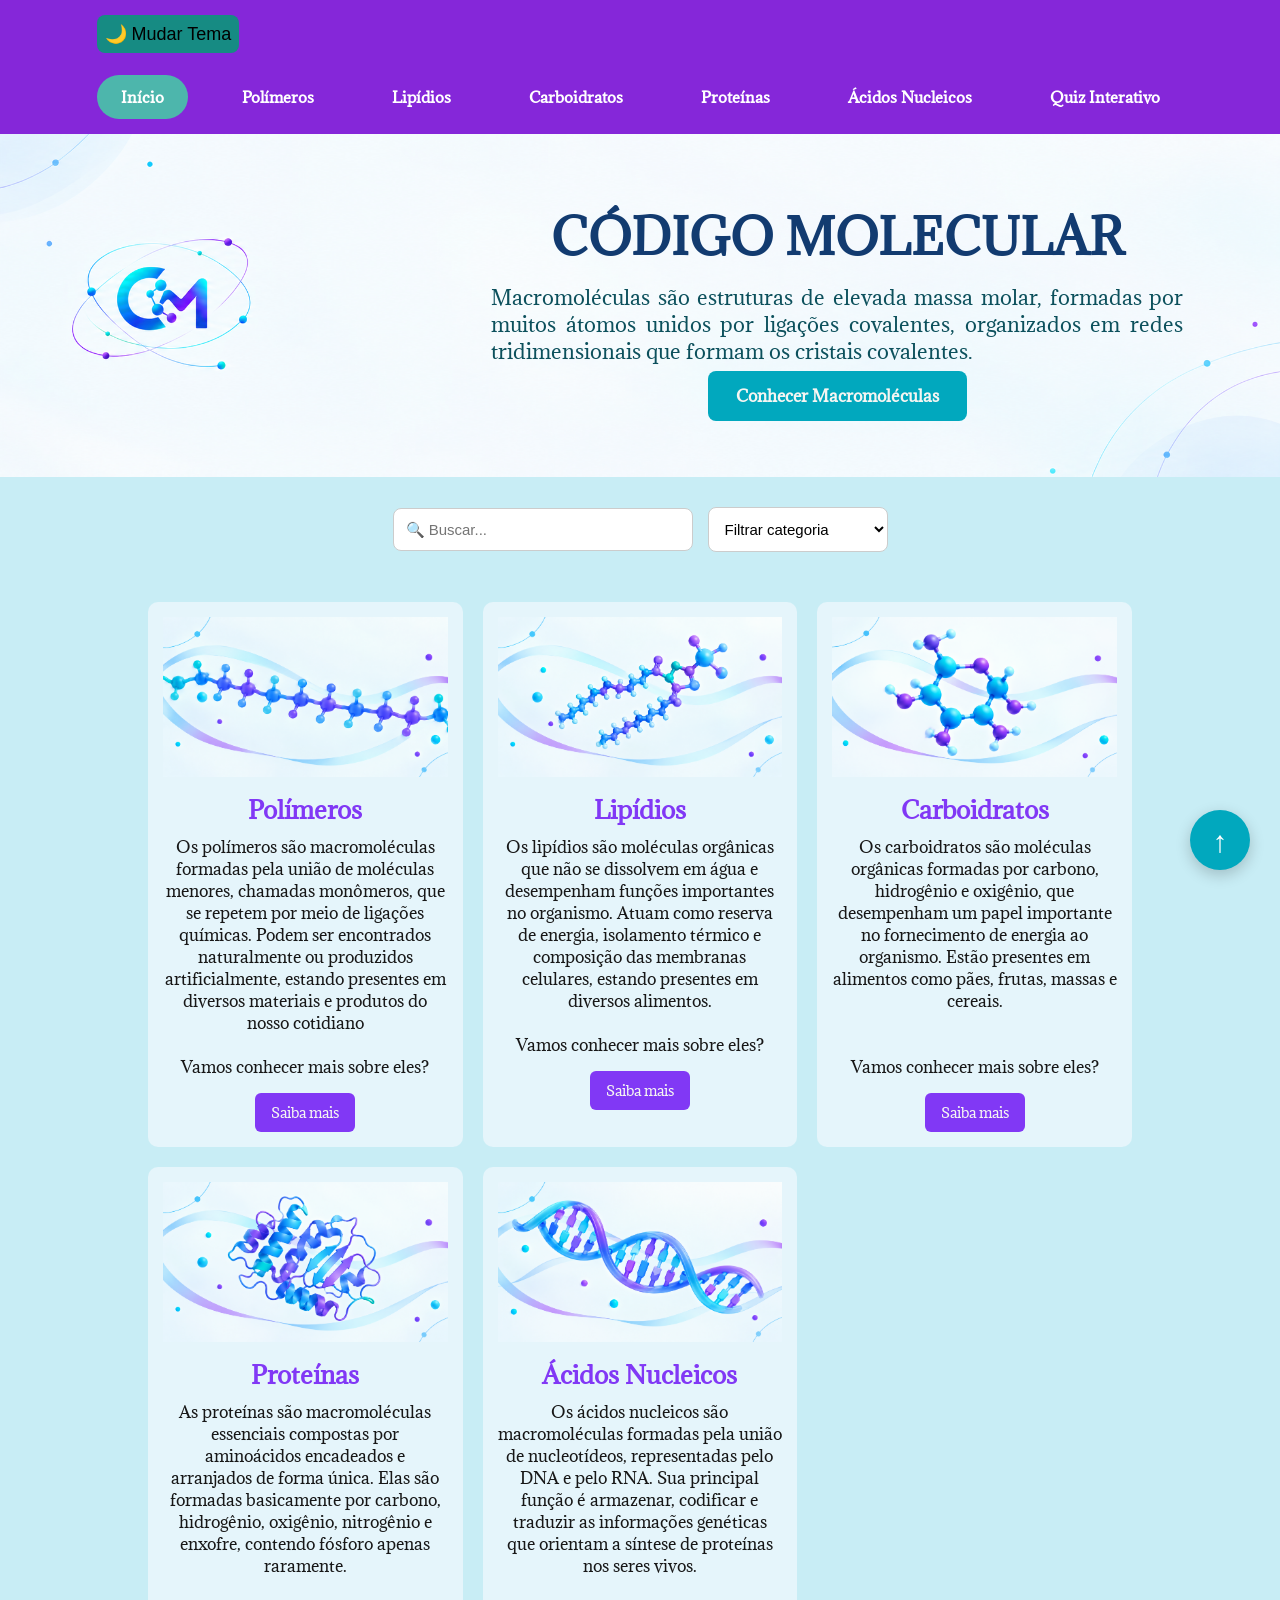
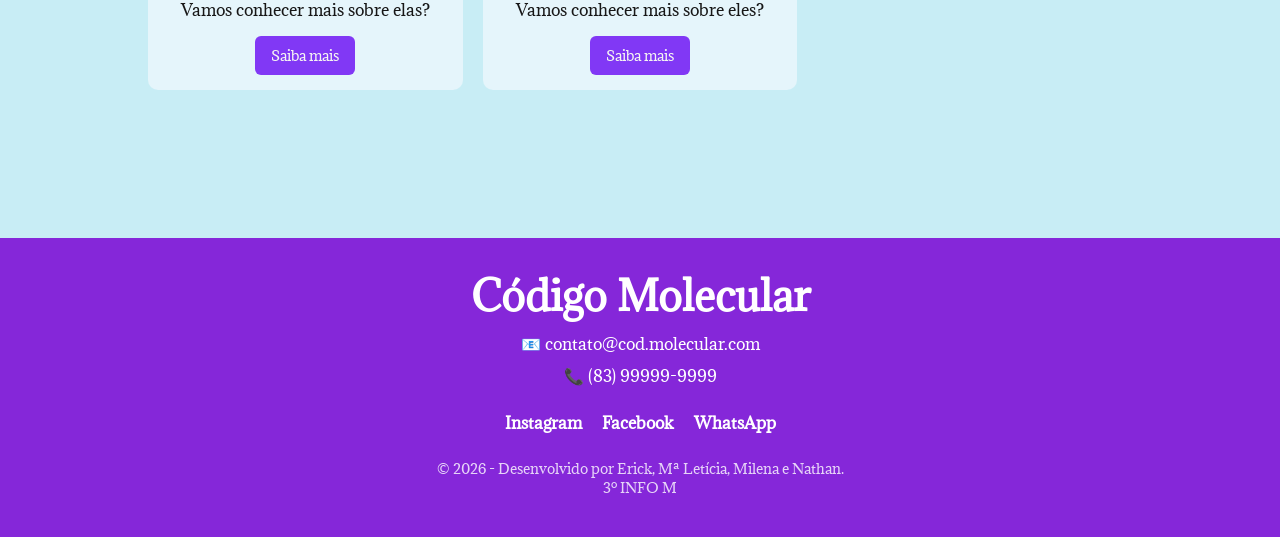
<file: index.html>
<!DOCTYPE html>
<html lang="pt-br">
<head>
    <meta charset="UTF-8">
    <meta name="viewport" content="width=device-width, initial-scale=1.0">
    <title>Código Molecular</title>
    <link rel="stylesheet" href="css/style.css">
    <script src="js/script.js" defer></script>
</head>
<body>
    <header class="topo">
        <section>
            <button id="botao-tema" aria-label="Ativar modo escuro"></button>
            <button id="botao-menu" aria-label="Abrir menu" aria-expanded="false">
                ☰
            </button>
            <nav id="menu">
                <a href="#inicio">Início</a>
                <a href="polimeros.html">Polímeros</a>
                <a href="lipidios.html">Lipídios</a>
                <a href="carboidratos.html">Carboidratos</a>
                <a href="proteinas.html">Proteínas</a>
                <a href="acidos-nucleicos.html">Ácidos Nucleicos</a>
                <a href="quiz-interativo.html">Quiz Interativo</a>
            </nav>
        </section>
    </header>
    
    <section class="banner" id="inicio">
        <div class="banner-content">
            <h1 class="titulo">CÓDIGO MOLECULAR</h1>
            <p class="lead">Macromoléculas são estruturas de elevada massa molar, formadas por muitos átomos unidos por ligações covalentes,
            organizados em redes tridimensionais que formam os cristais covalentes.</p>
            <a href="#cartoes" class="botao">Conhecer Macromoléculas</a>
        </div>
    </section>

    <div class="filtros">
        <input type="text" id="buscar" placeholder="🔍 Buscar...">
        <select id="ordenar">
            <option value="">Filtrar categoria</option>
            <option value="alimentacao">Alimentação</option>
            <option value="saude">Saúde</option>
            <option value="meio-ambiente">Meio Ambiente</option>
            <option value="industria-tecnologia">Indústria e Tecnologia</option>
        </select>
    </div>


    <div id="cartoes"></div>

    <a href="#inicio" class="voltar-topo">
        ↑
    </a>

<footer id="contato">

    <h3>Código Molecular</h3>

    <p>📧 contato@cod.molecular.com</p>

    <p>📞 (83) 99999-9999</p>

    <div class="redes">
        <a href="#">Instagram</a>
        <a href="#">Facebook</a>
        <a href="#">WhatsApp</a>
    </div>

    <p class="copyright">
        © 2026 - Desenvolvido por Erick, Mª Letícia, Milena e Nathan. <br> 3º INFO M  
    </p>

</footer>

    
</body>
</html>
</file>
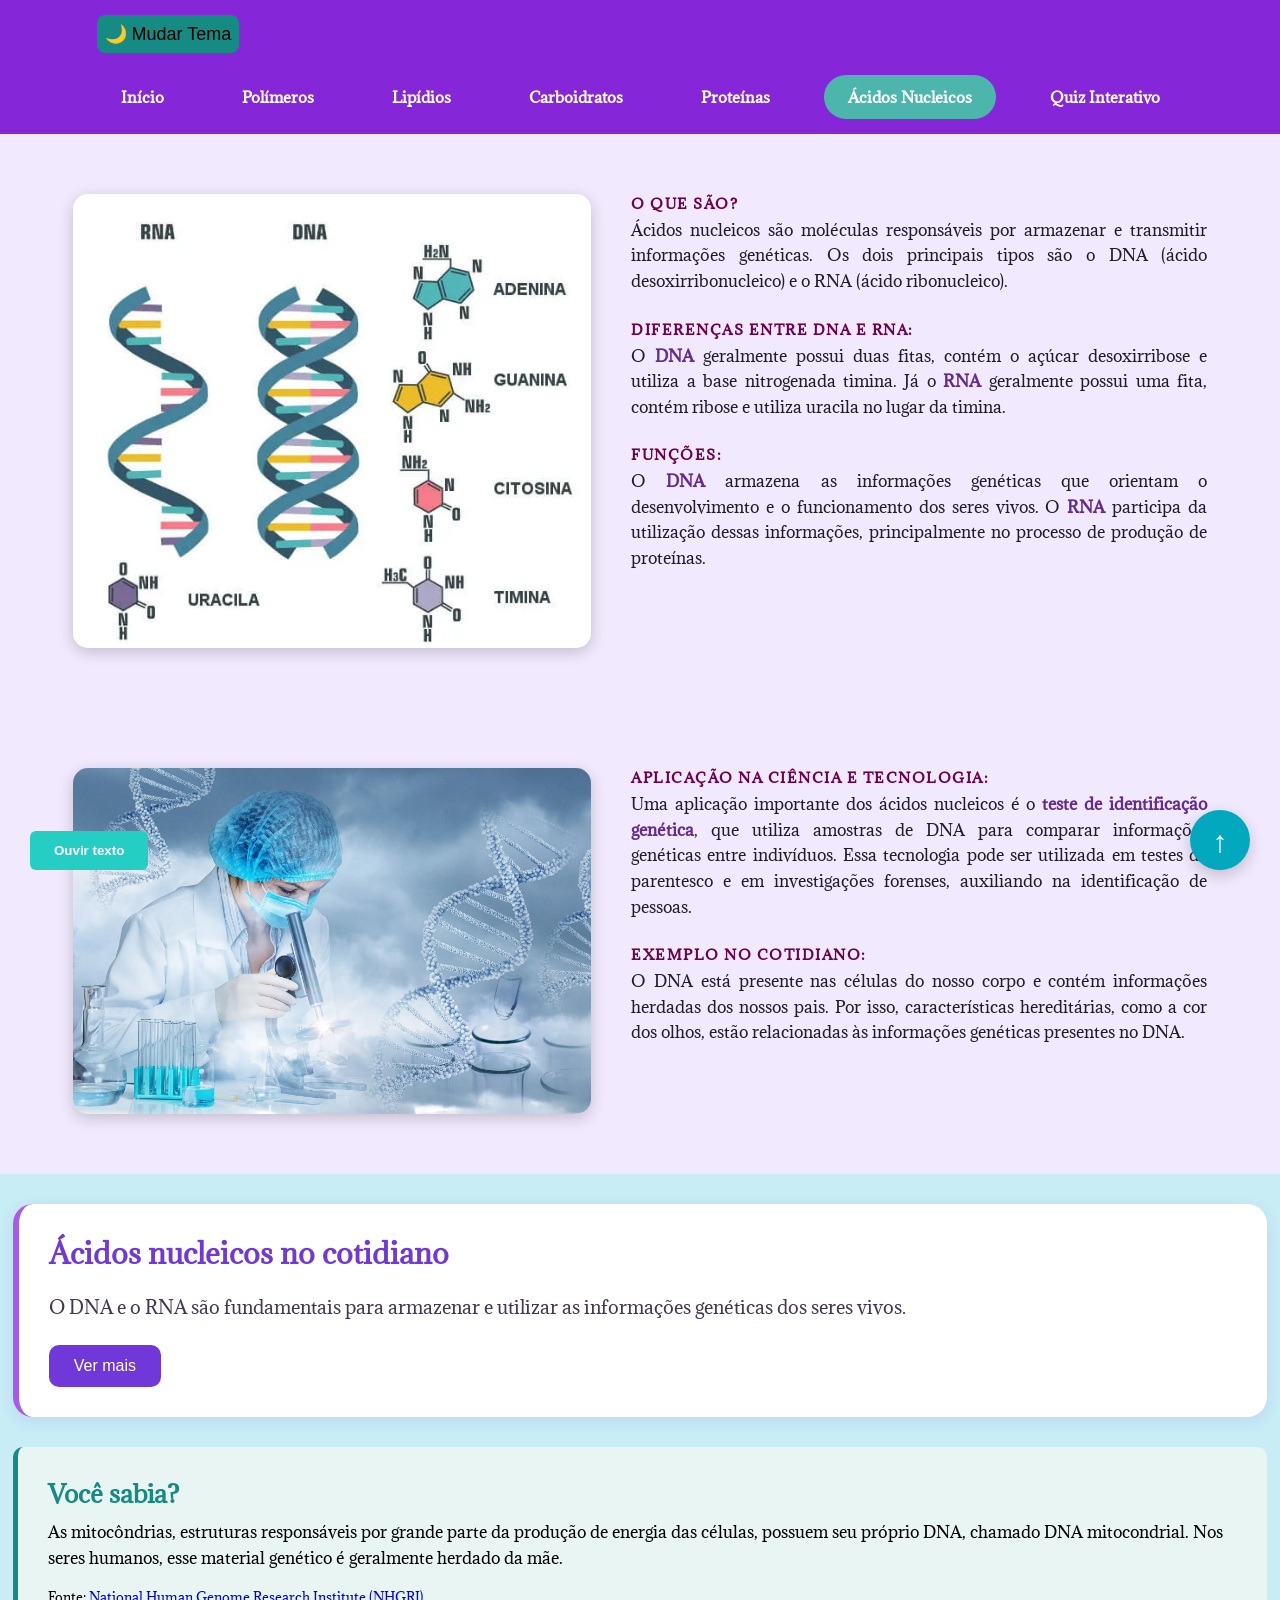
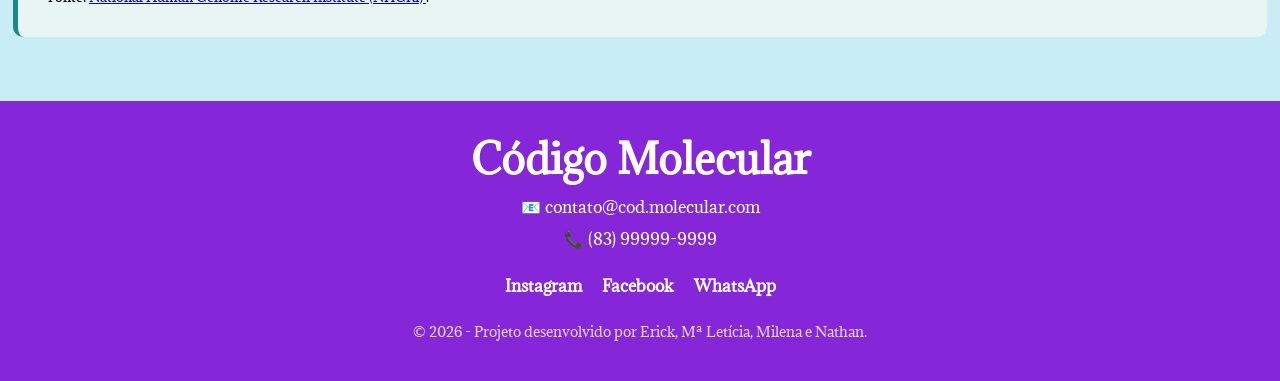
<file: acidos-nucleicos.html>
<!DOCTYPE html>
<html lang="en">
<head>
    <meta charset="UTF-8">
    <meta name="viewport" content="width=device-width, initial-scale=1.0">
    <title>Ácidos Nucleicos</title>
    <link rel="stylesheet" href="css/style.css">
    <script src="js/script.js" defer></script>
</head>
<body>
    <header class="topo">
        <section>
            <button id="botao-tema" aria-label="Ativar modo escuro"></button>
            <button id="botao-menu" aria-label="Abrir menu" aria-expanded="false">
                ☰
            </button>
            <nav id="menu">
                <a href="index.html">Início</a>
                <a href="polimeros.html">Polímeros</a>
                <a href="lipidios.html">Lipídios</a>
                <a href="carboidratos.html">Carboidratos</a>
                <a href="proteinas.html">Proteínas</a>
                <a href="acidos-nucleicos.html">Ácidos Nucleicos</a>
                <a href="quiz-interativo.html">Quiz Interativo</a>
            </nav>
        </section>
    </header>

    <section class="polimeros">
        <button onclick="falarTexto()" class="botaoFala">Ouvir texto</button>
        <div class="polimero-imagem">
            <img src="img/dna-rna.webp" alt="Representação do DNA e RNA" class="imagem-polimero">
        </div>
        
        <div class="polimero-texto">
            <h3 class="conteudo">O QUE SÃO?</h3>
            <p class="conteudo">Ácidos nucleicos são moléculas responsáveis por armazenar e transmitir informações genéticas. 
                Os dois principais tipos são o DNA (ácido desoxirribonucleico) e o RNA (ácido ribonucleico).</p>

            <h3 class="conteudo">DIFERENÇAS ENTRE DNA E RNA:</h3>          
            <p  class="conteudo">O <b><span style="color: #642b91">DNA</span></b> geralmente possui duas fitas, contém o açúcar 
                desoxirribose e utiliza a base nitrogenada timina. Já o <b><span style="color: #642b91">RNA</span></b> geralmente 
                possui uma fita, contém ribose e utiliza uracila no lugar da timina.</p>

            <h3 class="conteudo">FUNÇÕES:</h3>
            <p class="conteudo">O <b><span style="color: #642b91">DNA</span></b> armazena as informações genéticas que orientam o 
                desenvolvimento e o funcionamento dos seres vivos. O <b><span style="color: #642b91">RNA</span></b> participa 
                da utilização dessas informações, principalmente no processo de produção de proteínas.</p>
        </div>
    </section>

    <section class="impacto">
        <div class="polimero-img02">
            <img src="img/teste-dna.webp" alt="Análise de DNA em laboratório" class="impacto-ambiental">
        </div>

        <div class="polimero-texto">
            <h3 class="conteudo">APLICAÇÃO NA CIÊNCIA E TECNOLOGIA:</h3>
            <p  class="conteudo">Uma aplicação importante dos ácidos nucleicos é o <b><span style="color: #642b91">teste de identificação genética</span></b>, que utiliza amostras de DNA para comparar informações genéticas entre indivíduos. Essa tecnologia pode ser utilizada em testes de parentesco e em investigações forenses, auxiliando na identificação de pessoas.</p>

            <h3 class="conteudo">EXEMPLO NO COTIDIANO:</h3>
            <p class="conteudo">O DNA está presente nas células do nosso corpo e contém informações herdadas dos nossos pais. Por isso, características hereditárias, como a cor dos olhos, estão relacionadas às informações genéticas presentes no DNA.</p>
        </div>

    </section>
        <section class="resumo-acidos">

        <h2 class="conteudo">Ácidos nucleicos no cotidiano</h2>

        <p class="conteudo">O DNA e o RNA são fundamentais para armazenar e utilizar
            as informações genéticas dos seres vivos.
        </p>

        <div class="conteudo-extra">
            <p class="conteudo">Os ácidos nucleicos são formados por unidades chamadas
                nucleotídeos e possuem dois tipos principais: DNA e RNA.
                O DNA armazena as informações genéticas, enquanto o RNA
                participa da utilização dessas informações, principalmente
                na produção de proteínas.
            </p>

            <p class="conteudo">Eles possuem aplicações importantes na ciência, como os
                testes de identificação genética, utilizados para investigar
                relações de parentesco e auxiliar na identificação de pessoas.
                Além disso, o DNA está presente nas células do nosso corpo
                e carrega características hereditárias transmitidas pelos pais.
            </p>
        </div>

        <button class="botao-expandir" onclick="alternarTexto(this)">
            Ver mais
        </button>

    </section>

    <section class="curiosidade">
        <h2 class="conteudo">Você sabia?</h2>
        <p class="conteudo">As mitocôndrias, estruturas responsáveis por grande parte
            da produção de energia das células, possuem seu próprio DNA,
            chamado DNA mitocondrial. Nos seres humanos, esse material
            genético é geralmente herdado da mãe.
        </p>

        <p class="fonte">
            Fonte:
            <a href="https://www.genome.gov/genetics-glossary/Mitochondrial-DNA"
            target="_blank">
                National Human Genome Research Institute (NHGRI)
            </a>.
        </p>
    </section>
    
    <a href="acidos-nucleicos.html" class="voltar-topo">
        ↑
    </a>

    <footer id="contato">

        <h3>Código Molecular</h3>

        <p>📧 contato@cod.molecular.com</p>

        <p>📞 (83) 99999-9999</p>

        <div class="redes">
            <a href="#">Instagram</a>
            <a href="#">Facebook</a>
            <a href="#">WhatsApp</a>
        </div>

        <p class="copyright">
            © 2026 - Projeto desenvolvido por Erick, Mª Letícia, Milena e Nathan. 
        </p>

    </footer>
</body>
</html>
</file>
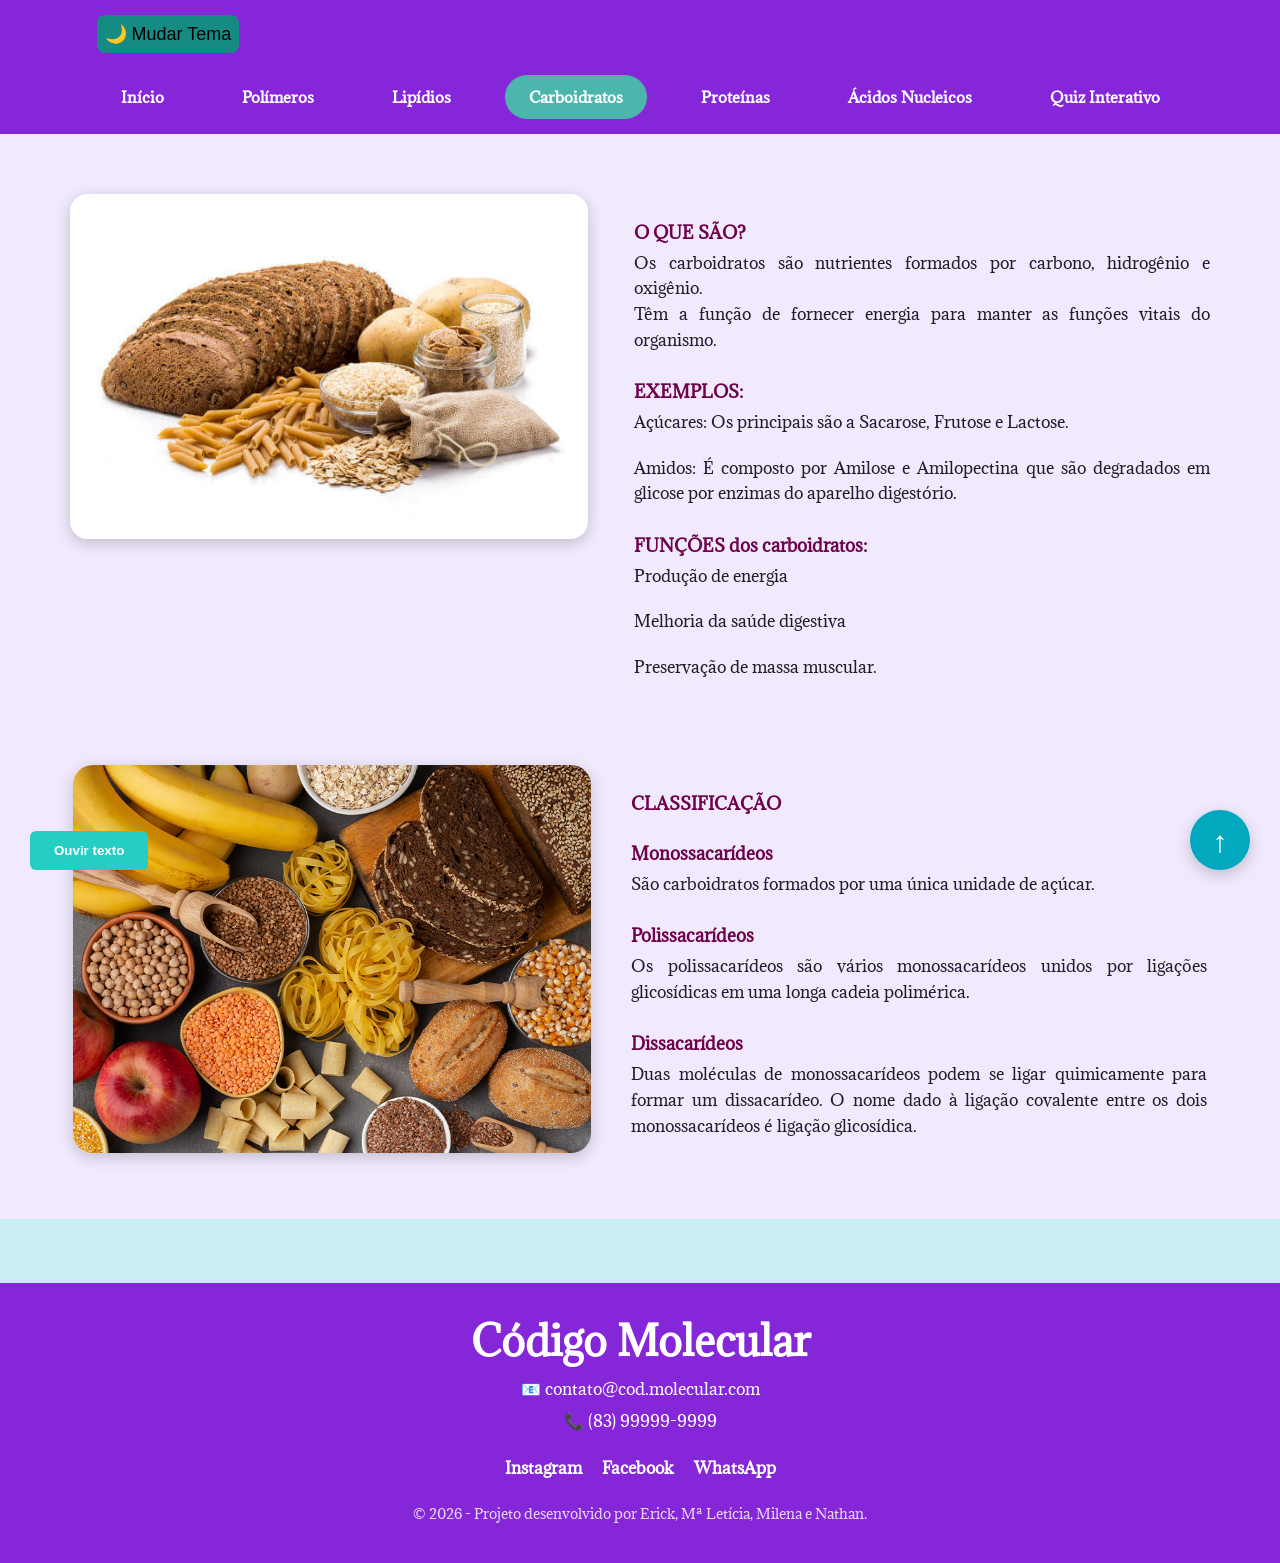
<file: carboidratos.html>
<!DOCTYPE html>
<html lang="pt-br">
<head>
    <meta charset="UTF-8">
    <meta name="viewport" content="width=device-width, initial-scale=1.0">
    <title>Carboidratos</title>
    <link rel="stylesheet" href="css/style.css">
    <script src="js/script.js" defer></script>
</head>
<body>
    <header class="topo">
        <section>
            <button id="botao-tema" aria-label="Ativar modo escuro"></button>
            <button id="botao-menu" aria-label="Abrir menu" aria-expanded="false">
                ☰
            </button>
            <nav id="menu">
                <a href="index.html">Início</a>
                <a href="polimeros.html">Polímeros</a>
                <a href="lipidios.html">Lipídios</a>
                <a href="carboidratos.html">Carboidratos</a>
                <a href="proteinas.html">Proteínas</a>
                <a href="acidos-nucleicos.html">Ácidos Nucleicos</a>
                <a href="quiz-interativo.html">Quiz Interativo</a>
            </nav>
        </section>
    </header>

    <section class="Carboidratos">
        <button onclick="falarTexto()" class="botaoFala">Ouvir texto</button>
        <div class="Carboidrato">
            <img src="img/Carboidratos1.jpeg" alt="Alimentos que contem carboidratos" class="imagem-carboidratos">
        </div>
    
        <div class="carboidratos-texto">
            <h5 class="conteudo">O QUE SÃO?</h5>
            <p class="conteudo">Os carboidratos são nutrientes formados por carbono, hidrogênio e oxigênio. <br> Têm a função de fornecer energia para manter as funções vitais do organismo.
</p>
            <h5 class="conteudo">EXEMPLOS:</h5>          
            <p class="conteudo">Açúcares: Os principais são a Sacarose, Frutose e Lactose. </p>
            <p class="conteudo">Amidos: É composto por Amilose e Amilopectina que são degradados em glicose por enzimas do aparelho digestório. </p>
            <h5 class="conteudo">FUNÇÕES dos carboidratos:</h5>
            <p class="conteudo">Produção de energia </p>
            <p class="conteudo">Melhoria da saúde digestiva</p>
            <p class="conteudo">Preservação de massa muscular.</p>
        </div>
    </section>

    
<section class="classificacao">

    <div class="carboidratos-img">
        <img src="img/carboidratos2.png"alt="Tipos de carboidratos" class="clasificacao-carb">
    </div>
    <div class="carboidratos-texto">
        <h5 class="conteudo">CLASSIFICAÇÃO</h5>
        <h5 class="conteudo">Monossacarídeos</h5>
        <p class="conteudo">São carboidratos formados por uma única unidade de açúcar.</p>
        <h5 class="conteudo">Polissacarídeos</h5>
        <p class="conteudo">Os polissacarídeos são vários monossacarídeos unidos por ligações glicosídicas em uma longa cadeia polimérica.</p>
        <h5 class="conteudo">Dissacarídeos</h5>
        <p class="conteudo">Duas moléculas de monossacarídeos podem se ligar quimicamente para formar um dissacarídeo. O nome dado à ligação covalente entre os dois monossacarídeos é ligação glicosídica.</p>

    </div>



</section>    
    <a href="carboidratos.html" class="voltar-topo">
        ↑
    </a>

<footer id="contato">

    <h3>Código Molecular</h3>

    <p>📧 contato@cod.molecular.com</p>

    <p>📞 (83) 99999-9999</p>

    <div class="redes">
        <a href="#">Instagram</a>
        <a href="#">Facebook</a>
        <a href="#">WhatsApp</a>
    </div>

    <p class="copyright">
        © 2026 - Projeto desenvolvido por Erick, Mª Letícia, Milena e Nathan. 
    </p>

</footer>


    
</body>
</html>
</file>
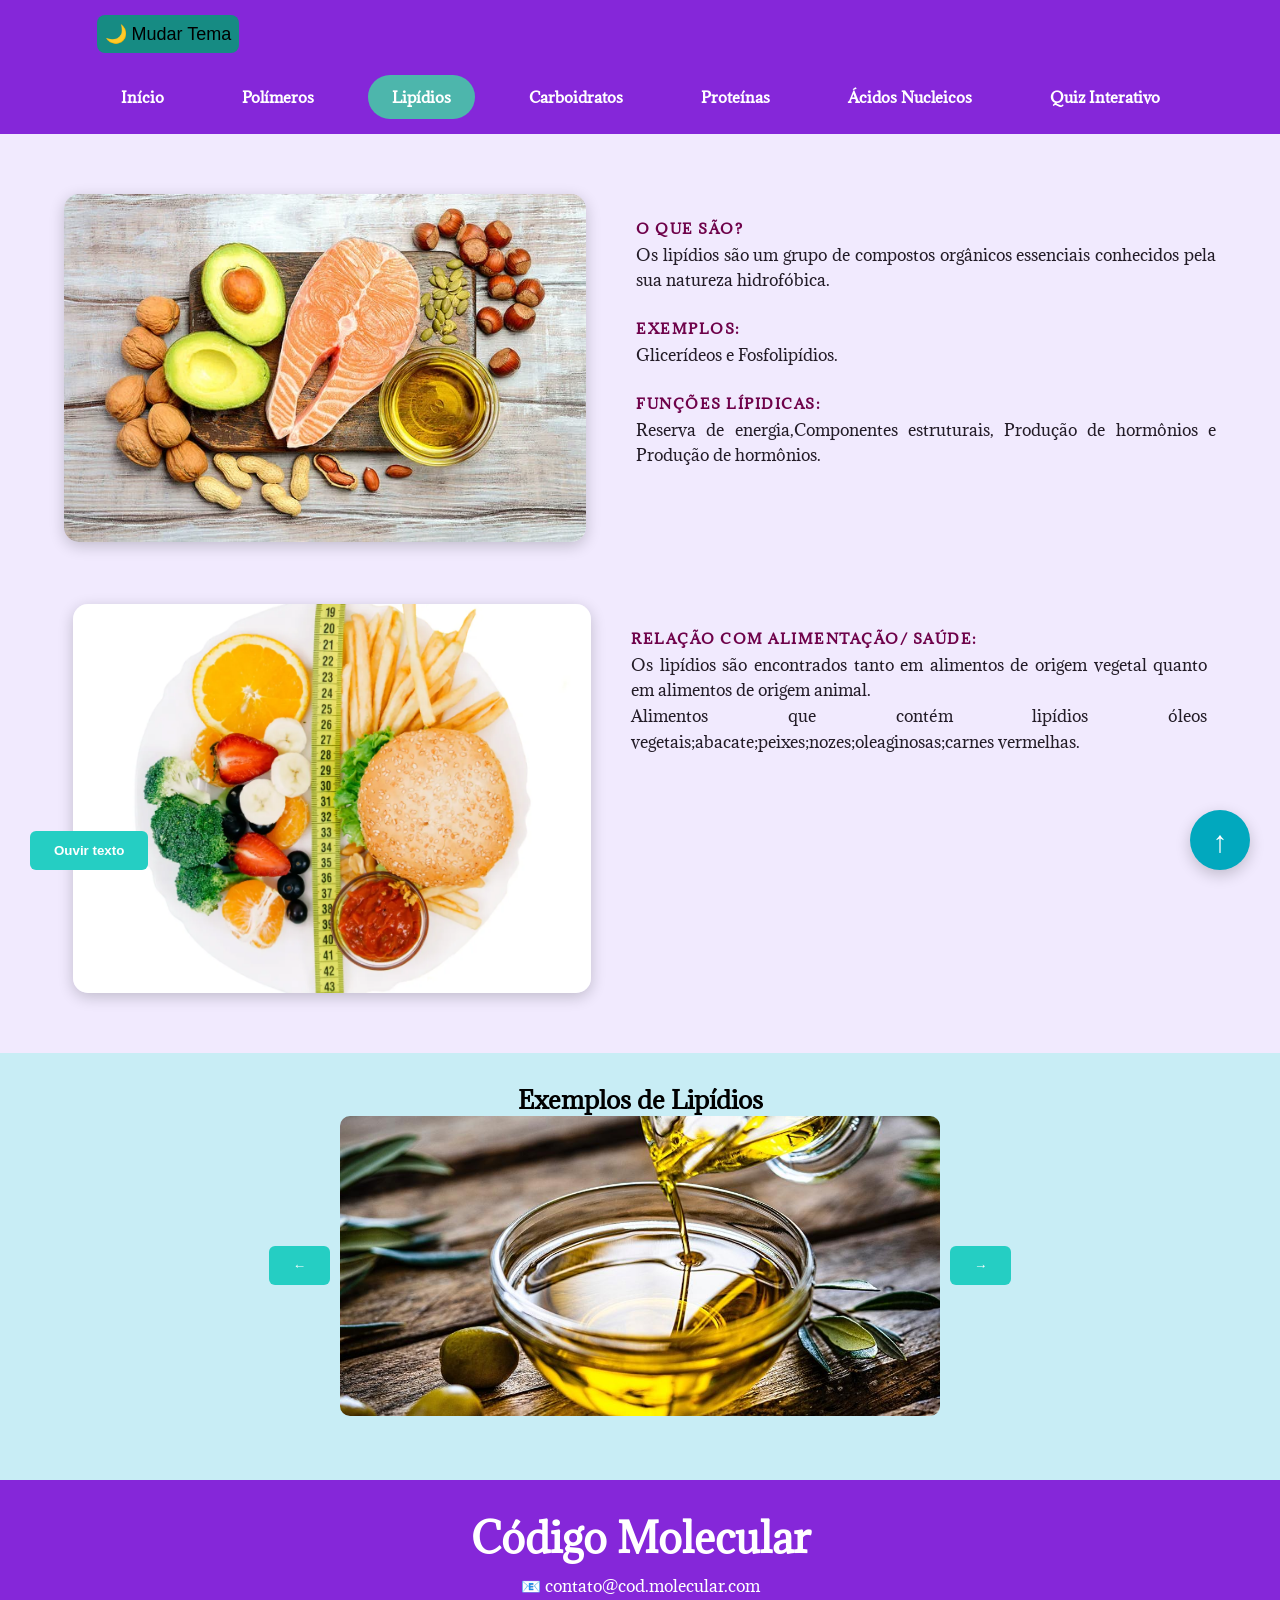
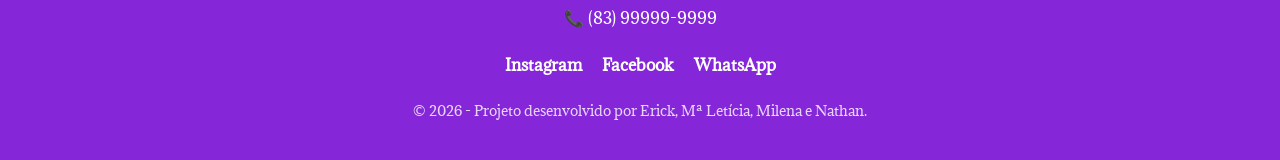
<file: lipidios.html>
<!DOCTYPE html>
<html lang="pt-br">
<head>
    <meta charset="UTF-8">
    <meta name="viewport" content="width=device-width, initial-scale=1.0">
    <title>Lipídios</title>
    <link rel="stylesheet" href="css/style.css">
    <script src="js/script.js" defer></script>
</head>
<body>
    <header class="topo">
        <section>
            <button id="botao-tema" aria-label="Ativar modo escuro"></button>
            <button id="botao-menu" aria-label="Abrir menu" aria-expanded="false">
                ☰
            </button>
            <nav id="menu">
                <a href="index.html">Início</a>
                <a href="polimeros.html">Polímeros</a>
                <a href="lipidios.html">Lipídios</a>
                <a href="carboidratos.html">Carboidratos</a>
                <a href="proteinas.html">Proteínas</a>
                <a href="acidos-nucleicos.html">Ácidos Nucleicos</a>
                <a href="quiz-interativo.html">Quiz Interativo</a>
            </nav>
        </section>
    </header>

    <section class="Lipidios">
        <button onclick="falarTexto()" class="botaoFala">Ouvir texto</button>
        <div class="Lipidio">
        <img src="img/lipidios.webp" alt="Alimentos que contem lipidios" class="imagem-lipidio">
        </div>
    
        <div class="lipidio-texto">
            <h4 class="conteudo">O QUE SÃO?</h4>
            <p class="conteudo">Os lipídios são um grupo de compostos orgânicos essenciais conhecidos pela sua natureza hidrofóbica.</p>
            <h4 class="conteudo">EXEMPLOS:</h4>          
            <p class="conteudo">Glicerídeos e Fosfolipídios.</p>
            <h4 class="conteudo">FUNÇÕES Lípidicas:</h4>
            <p class="conteudo">Reserva de energia,Componentes estruturais, 
                Produção de hormônios e Produção de hormônios.  </p>
        </div>
    </section>

    <section class="saude">
        <div class="lipidios-saude">
            <img src="img/Lipidio2.webp" alt="relacao com a saude" class="saude-humana">
        </div>

        <div class="lipidio-texto">
            <h4 class="conteudo">Relação com alimentação/ Saúde:</h4>
            <p class="conteudo">Os lipídios são encontrados tanto em alimentos de origem vegetal
             quanto em alimentos de origem animal. <br> Alimentos que contém lipídios óleos 
             vegetais;abacate;peixes;nozes;oleaginosas;carnes vermelhas.
            </p>
        </div>

    </section>

     <div class="exemplos"> 
        <h2>Exemplos de Lipídios</h2>
        <div class="slider">
            <button id="anterior" class="botaoControle">←</button>

            <div class="janelaSlider">
                <div class="imagensSlider">
                    <img src="img/Lipidios.jpg" alt="Lipídios">
                    <img src="img/Carne de peixe.jpeg" alt="Carne de peixe">
                    <img src="img/Oleaginosas.webp" alt="Oleaginosas">
                </div>
            </div>

            <button id="proximo" class="botaoControle">→</button>
        </div>
    </div>
    
    <a href="lipidios.html" class="voltar-topo">
        ↑
    </a>

    <footer id="contato">

        <h3>Código Molecular</h3>

        <p>📧 contato@cod.molecular.com</p>

        <p>📞 (83) 99999-9999</p>

        <div class="redes">
            <a href="#">Instagram</a>
            <a href="#">Facebook</a>
            <a href="#">WhatsApp</a>
        </div>

        <p class="copyright">
            © 2026 - Projeto desenvolvido por Erick, Mª Letícia, Milena e Nathan. 
        </p>

    </footer>


    
</body>
</html>
</file>
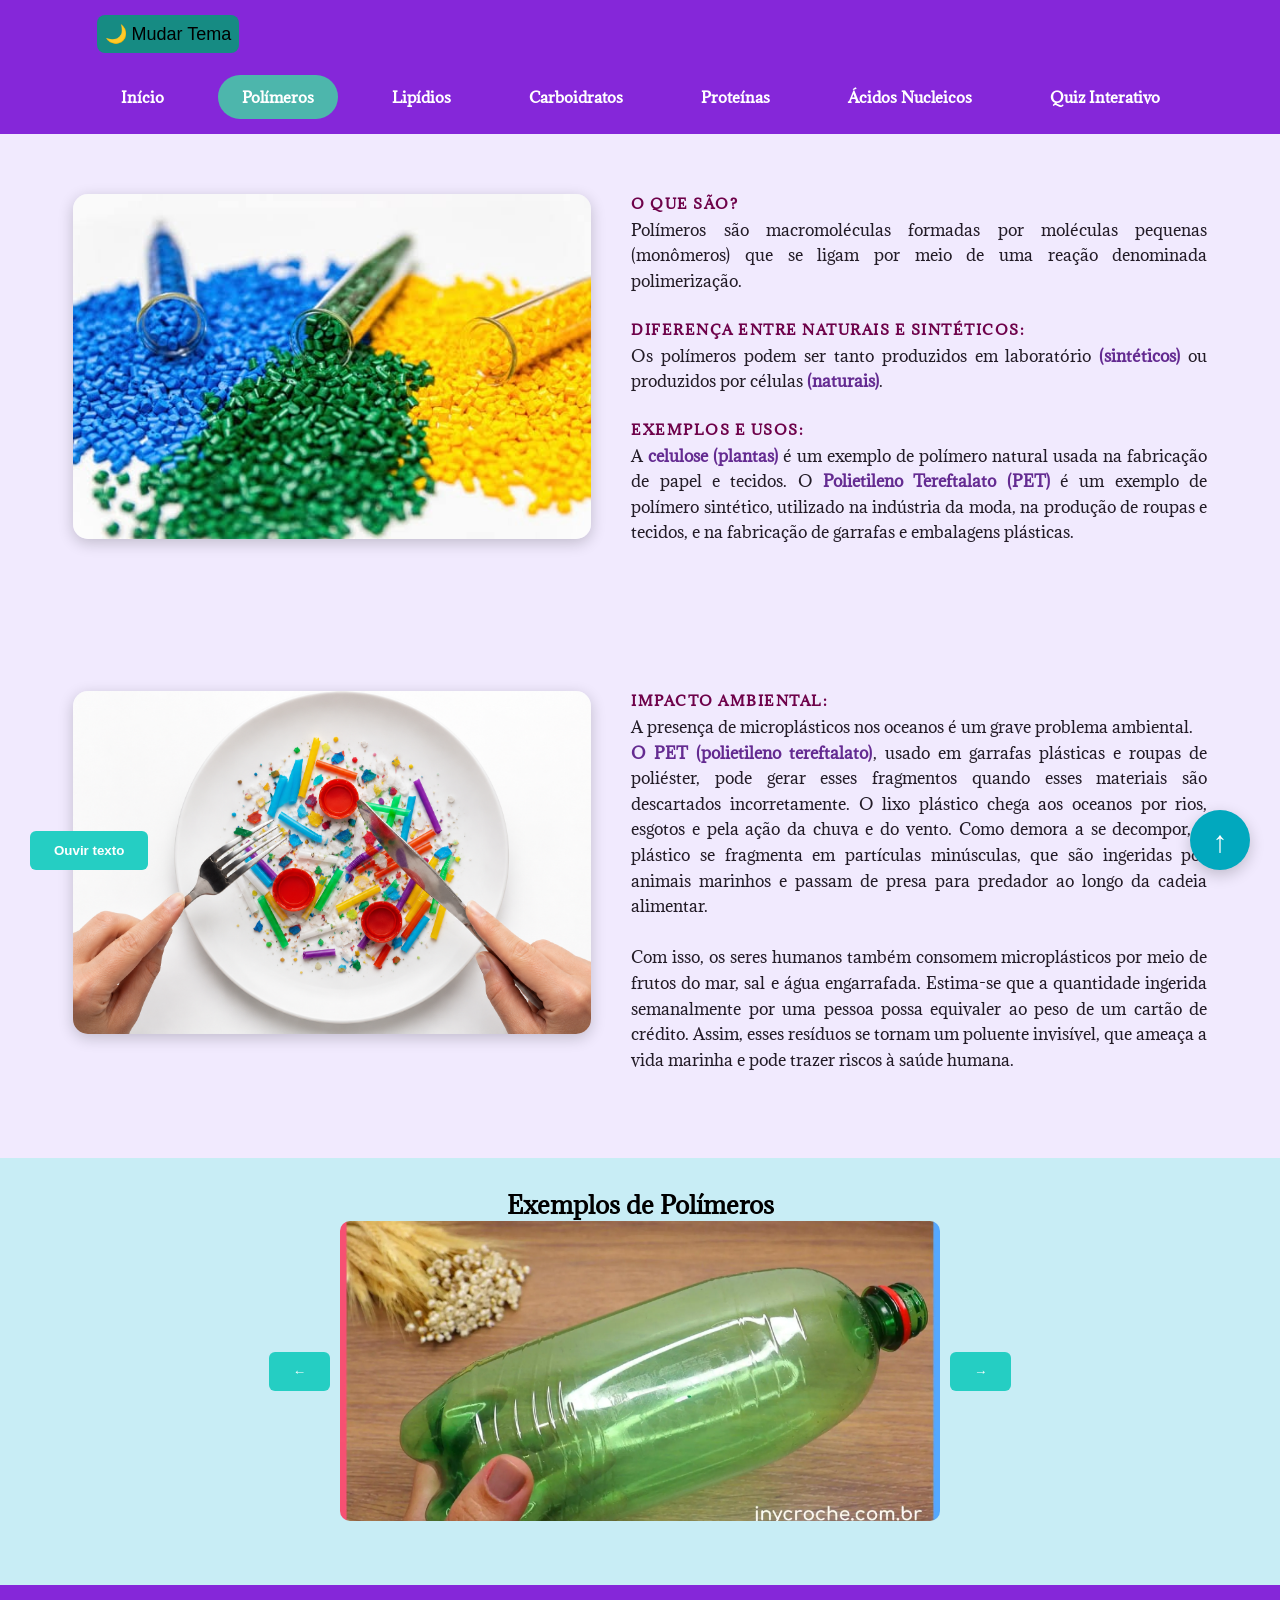
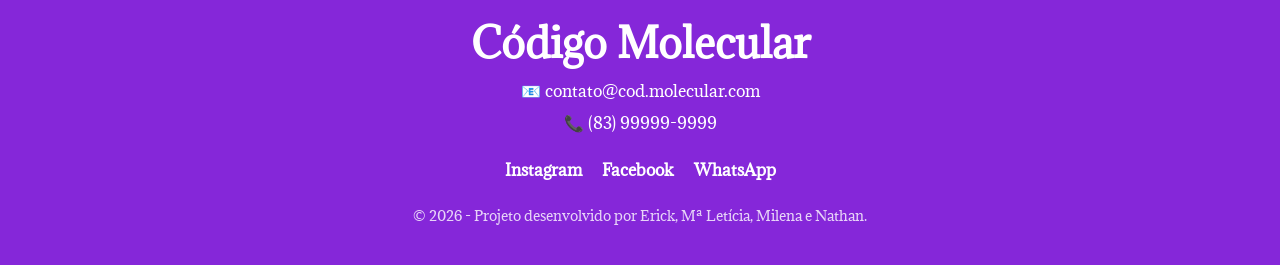
<file: polimeros.html>
<!DOCTYPE html>
<html lang="pt-br">
<head>
    <meta charset="UTF-8">
    <meta name="viewport" content="width=device-width, initial-scale=1.0">
    <title>Polímeros</title>
    <link rel="stylesheet" href="css/style.css">
    <script src="js/script.js" defer></script>
</head>
<body>
    <header class="topo">
        <section>
            <button id="botao-tema" aria-label="Ativar modo escuro"></button>
            <button id="botao-menu" aria-label="Abrir menu" aria-expanded="false">
                ☰
            </button>
            <nav id="menu">
                <a href="index.html">Início</a>
                <a href="polimeros.html">Polímeros</a>
                <a href="lipidios.html">Lipídios</a>
                <a href="carboidratos.html">Carboidratos</a>
                <a href="proteinas.html">Proteínas</a>
                <a href="acidos-nucleicos.html">Ácidos Nucleicos</a>
                <a href="quiz-interativo.html">Quiz Interativo</a>
            </nav>
        </section>
    </header>

    <section class="polimeros">
        <button onclick="falarTexto()" class="botaoFala">Ouvir texto</button>
        <div class="polimero-imagem">
            <img src="img/polimeros-img.jpeg" alt="Polímeros Coloridos" class="imagem-polimero">
        </div>
    
        <div class="polimero-texto">
            <h3 class="conteudo">O QUE SÃO?</h3>
            <p class="conteudo">Polímeros são macromoléculas formadas por moléculas pequenas (monômeros) que se ligam por meio de uma reação denominada polimerização. </p>
            <h3 class="conteudo">DIFERENÇA ENTRE NATURAIS E SINTÉTICOS:</h3>          
            <p class="conteudo">Os polímeros podem ser tanto produzidos em laboratório <b><span style="color: #642b91">(sintéticos)</span></b> ou produzidos por células <b><span style="color: #642b91">(naturais)</span></b>. </p>
            <h3 class="conteudo">EXEMPLOS E USOS:</h3>
            <p class="conteudo"> A <b><span style="color: #642b91">celulose (plantas)</span></b> é um exemplo de polímero natural usada na fabricação de papel e tecidos.
                O <b><span style="color: #642b91">Polietileno Tereftalato (PET)</span></b> é um exemplo de polímero sintético,
                utilizado na indústria da moda, na produção de roupas e tecidos, 
                e na fabricação de garrafas e embalagens plásticas. </p>
        </div>
    </section>

    <section class="impacto">
        <div class="polimero-img02">
            <img src="img/microplastico.png" alt="Microplastico" class="impacto-ambiental">
        </div>

        <div class="polimero-texto">
            <h3 class="conteudo">IMPACTO AMBIENTAL:</h3>
            <p class="conteudo">A presença de microplásticos nos oceanos é um grave problema ambiental. <br> <b><span style="color: #642b91">O PET (polietileno tereftalato)</span></b>, usado em garrafas plásticas e roupas de poliéster,
                 pode gerar esses fragmentos quando esses materiais são descartados incorretamente. O lixo plástico chega aos oceanos por rios, esgotos e pela ação da chuva e do vento. 
                Como demora a se decompor, o plástico se fragmenta em partículas minúsculas, que são ingeridas por animais marinhos e passam de presa para predador ao longo da cadeia alimentar. <br> <br>

                Com isso, os seres humanos também consomem microplásticos por meio de frutos do mar, sal e água engarrafada. Estima-se que a quantidade ingerida semanalmente
                por uma pessoa possa equivaler ao peso de um cartão de crédito. Assim, esses resíduos se tornam um poluente invisível, que ameaça a vida marinha e pode trazer riscos à saúde humana.</p>
        </div>

    </section>

    <div class="exemplos"> 
        <h2>Exemplos de Polímeros</h2>
        <div class="slider">
            <button id="anterior" class="botaoControle">←</button>

            <div class="janelaSlider">
                <div class="imagensSlider">
                    <img src="img/garrafaPet.webp" alt="Garrafa PET">
                    <img src="img/CanoPvc.jpg" alt="Cano de PVC">
                    <img src="img/ISOPOR.webp" alt="Isopor">
                </div>
            </div>

            <button id="proximo" class="botaoControle">→</button>
        </div>
    </div>
        
    
    <a href="polimeros.html" class="voltar-topo">
        ↑
    </a>

    <footer id="contato">

        <h3>Código Molecular</h3>

        <p>📧 contato@cod.molecular.com</p>

        <p>📞 (83) 99999-9999</p>

        <div class="redes">
            <a href="#">Instagram</a>
            <a href="#">Facebook</a>
            <a href="#">WhatsApp</a>
        </div>

        <p class="copyright">
            © 2026 - Projeto desenvolvido por Erick, Mª Letícia, Milena e Nathan. 
        </p>

    </footer>


    
</body>
</html>
</file>
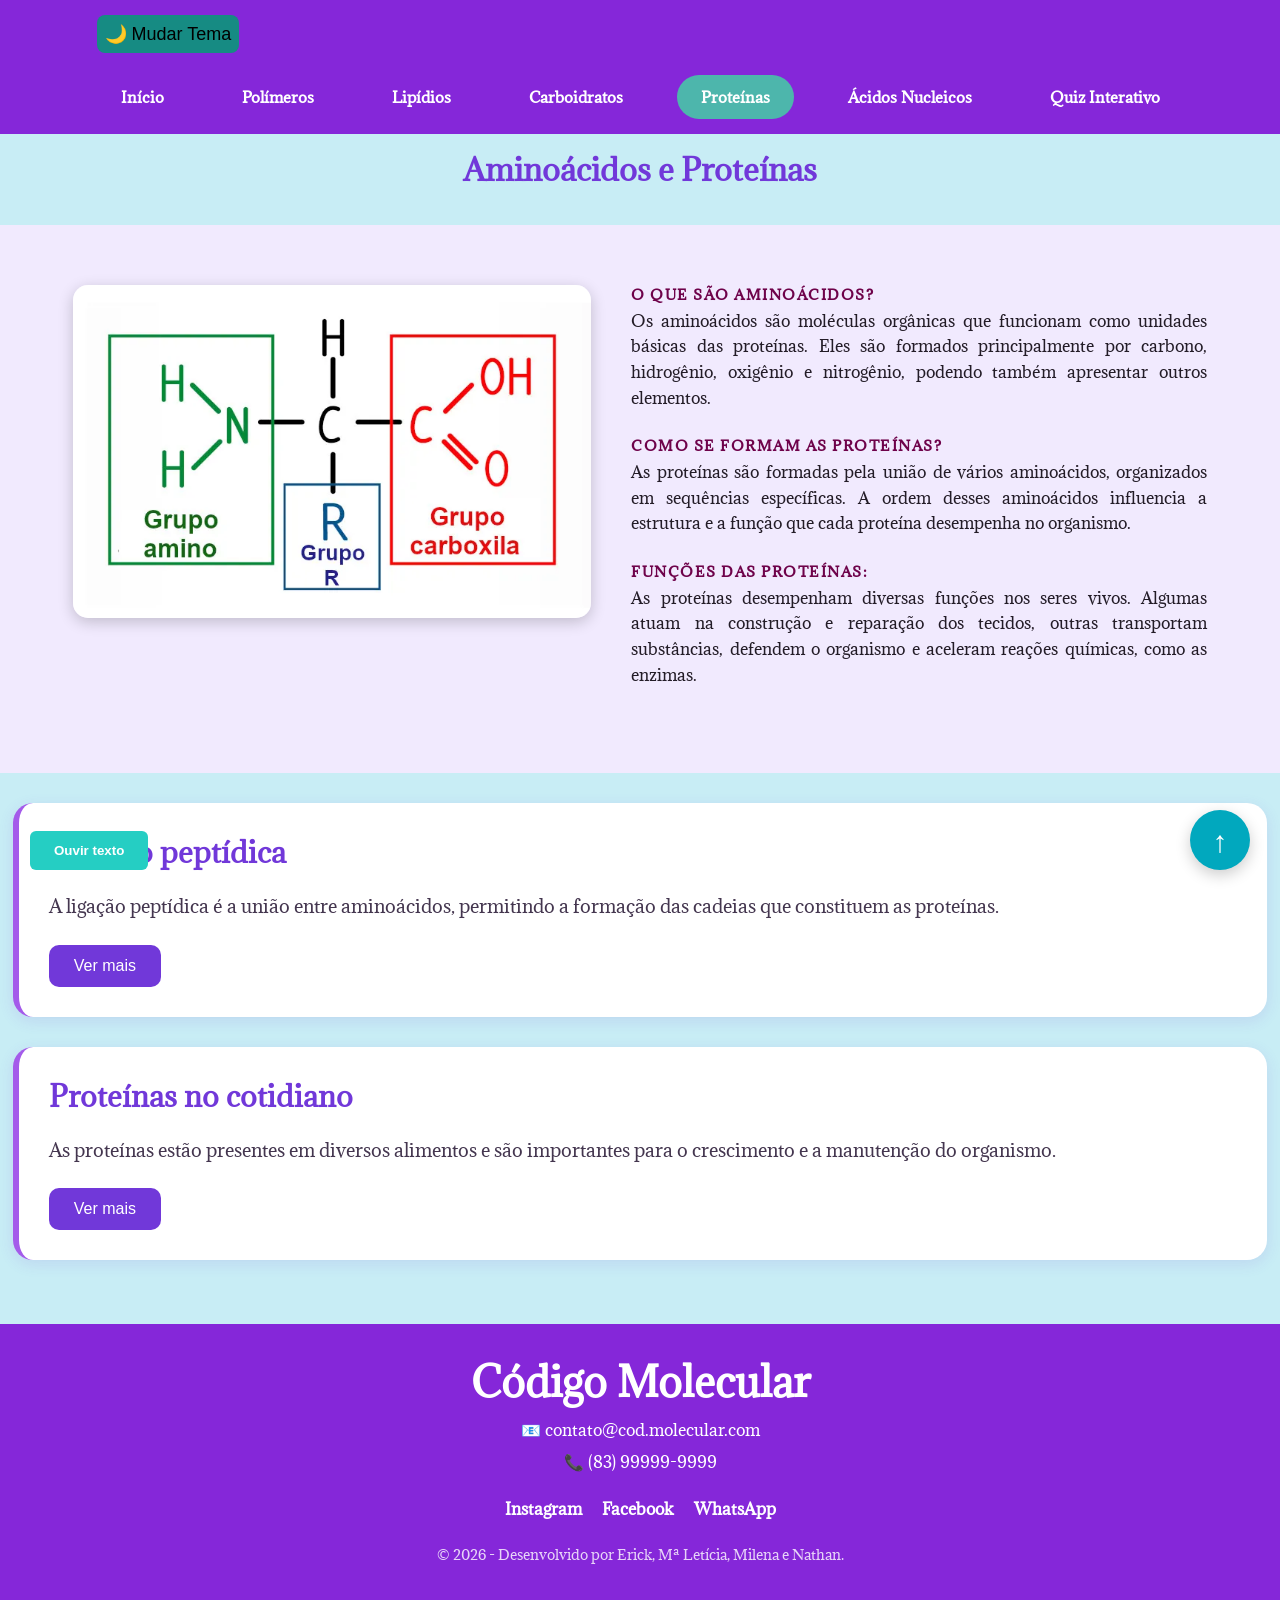
<file: proteinas.html>
<!DOCTYPE html>
<html lang="en">
<head>
    <meta charset="UTF-8">
    <meta name="viewport" content="width=device-width, initial-scale=1.0">
    <title>Aminoácidos e proteínas</title>
    <link rel="stylesheet" href="css/style.css">
    <script src="js/script.js" defer> </script>
</head>
<body>
    <header class="topo">
        <section>
            <button id="botao-tema" aria-label="Ativar modo escuro"></button>
            <button id="botao-menu" aria-label="Abrir menu" aria-expanded="false">
                ☰
            </button>
            <nav id="menu">
                <a href="index.html">Início</a>
                <a href="polimeros.html">Polímeros</a>
                <a href="lipidios.html">Lipídios</a>
                <a href="carboidratos.html">Carboidratos</a>
                <a href="proteinas.html">Proteínas</a>
                <a href="acidos-nucleicos.html">Ácidos Nucleicos</a>
                <a href="quiz-interativo.html">Quiz Interativo</a>
            </nav>
        </section>
    </header>

    <section class="proteinas">
        <button onclick="falarTexto()" class="botaoFala">Ouvir texto</button>
        <h1>Aminoácidos e Proteínas</h1>
    </section>

    <section class="polimeros">
        <div class="polimero-imagem">
            <img src="img/aminoacido.webp" class="imagem-polimero">
        </div>

        <div class="polimero-texto">
            <h3 class="conteudo">O QUE SÃO AMINOÁCIDOS?</h3>
            <p class="conteudo">Os aminoácidos são moléculas orgânicas que funcionam como
                unidades básicas das proteínas. Eles são formados principalmente
                por carbono, hidrogênio, oxigênio e nitrogênio, podendo também
                apresentar outros elementos.
            </p>

            <h3 class="conteudo">COMO SE FORMAM AS PROTEÍNAS?</h3>
            <p class="conteudo">As proteínas são formadas pela união de vários aminoácidos,
                organizados em sequências específicas. A ordem desses aminoácidos
                influencia a estrutura e a função que cada proteína desempenha
                no organismo.
            </p>

            <h3 class="conteudo">FUNÇÕES DAS PROTEÍNAS:</h3>
            <p class="conteudo">As proteínas desempenham diversas funções nos seres vivos.
                Algumas atuam na construção e reparação dos tecidos, outras
                transportam substâncias, defendem o organismo e aceleram
                reações químicas, como as enzimas.
            </p>

        </div>
    </section>

    <section class="resumo-acidos">
        <h2 class="conteudo">Ligação peptídica</h2>
        <p class="conteudo">A ligação peptídica é a união entre aminoácidos, permitindo
            a formação das cadeias que constituem as proteínas.
        </p>

        <div class="conteudo-extra">
            <div class="polimero-imagem">
                <img src="img/ligacao-peptidica.jpg" class="imagem-polimero">
            </div>
            <p class="conteudo">Essa ligação ocorre entre o grupo carboxila de um aminoácido
                e o grupo amino de outro, com liberação de uma molécula de água.
                A repetição desse processo forma uma cadeia de aminoácidos,
                que pode se organizar e originar uma proteína.
            </p>

        </div>

        <button class="botao-expandir" onclick="alternarTexto(this)">
            Ver mais
        </button>

    </section>

    <section class="resumo-acidos">
        <h2 class="conteudo">Proteínas no cotidiano</h2>

        <p class="conteudo">As proteínas estão presentes em diversos alimentos e são
            importantes para o crescimento e a manutenção do organismo.
        </p>

        <div class="conteudo-extra">
            <p class="conteudo">Alimentos como ovos, leite, carnes e feijão são fontes de
                proteínas. Durante a digestão, elas são quebradas em
                aminoácidos, que são absorvidos pelo organismo e utilizados
                na produção de novas proteínas.
            </p>

            <p class="conteudo">Essas moléculas participam da construção e reparação dos
                tecidos, da defesa do organismo e de várias atividades
                essenciais para o funcionamento do corpo.
            </p>

        </div>

        <button class="botao-expandir" onclick="alternarTexto(this)">
            Ver mais
        </button>

    </section>

    <a href="proteinas.html" class="voltar-topo">↑</a>

    <footer id="contato">
        <h3>Código Molecular</h3>

        <p>📧 contato@cod.molecular.com</p>
        <p>📞 (83) 99999-9999</p>

        <div class="redes">
            <a href="#">Instagram</a>
            <a href="#">Facebook</a>
            <a href="#">WhatsApp</a>
        </div>

        <p class="copyright">
            © 2026 - Desenvolvido por Erick, Mª Letícia, Milena e Nathan.
        </p>
    </footer>

</body>
</html>
</file>
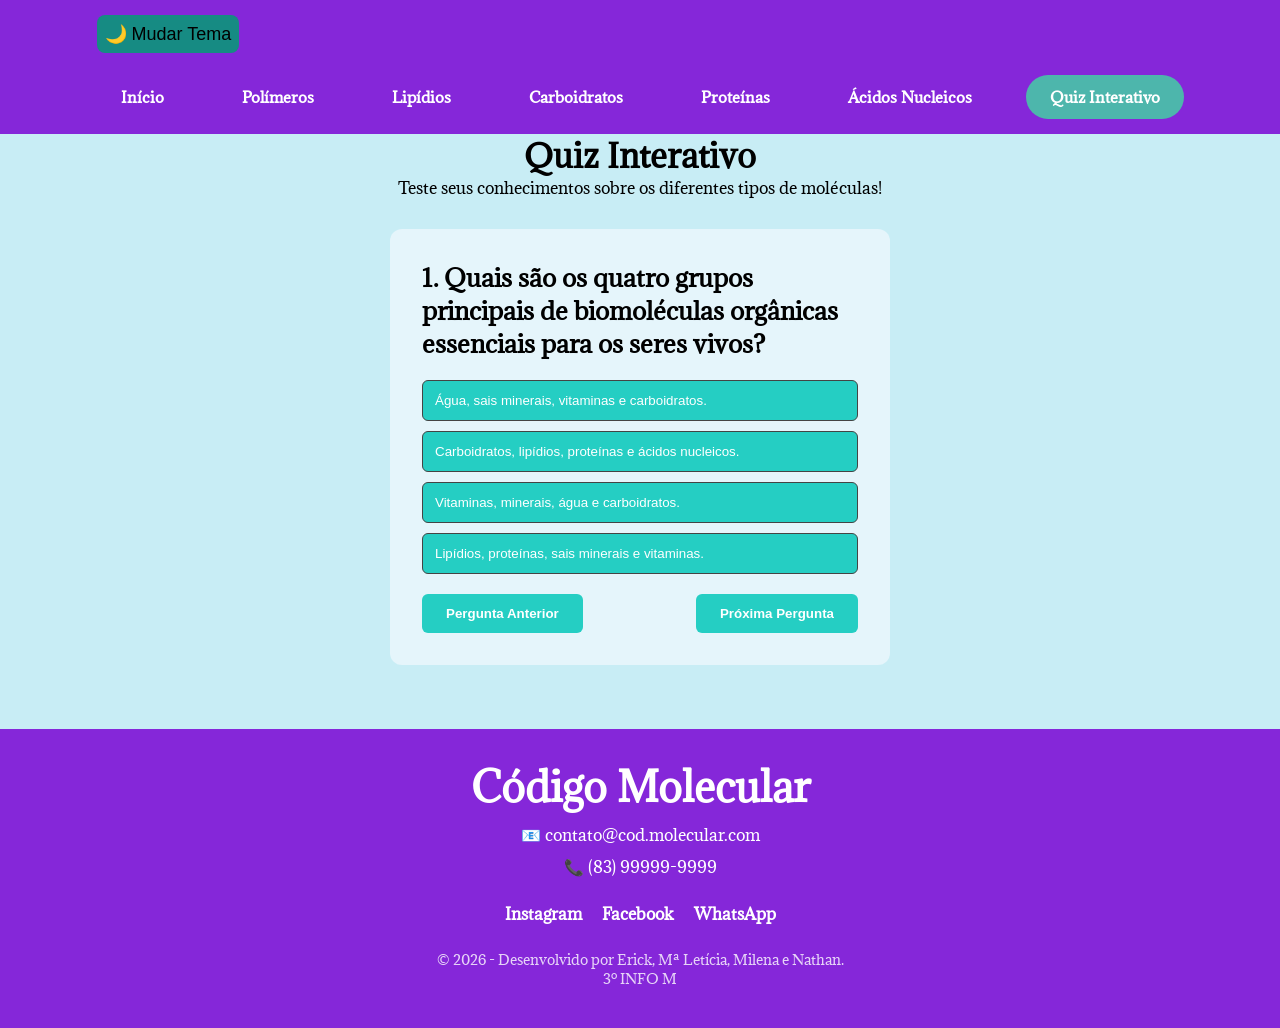
<file: quiz-interativo.html>
<!DOCTYPE html>
<html lang="pt-br">
<head>
    <meta charset="UTF-8">
    <meta name="viewport" content="width=device-width, initial-scale=1.0">
    <title>Código Molecular</title>
    <link rel="stylesheet" href="css/style.css">
    <script src="js/script.js" defer></script>
</head>
<body>
    <header class="topo">
        <section>
            <button id="botao-tema" aria-label="Ativar modo escuro"></button>
            <button id="botao-menu" aria-label="Abrir menu" aria-expanded="false">
                ☰
            </button>
            <nav id="menu">
                <a href="index.html">Início</a>
                <a href="polimeros.html">Polímeros</a>
                <a href="lipidios.html">Lipídios</a>
                <a href="carboidratos.html">Carboidratos</a>
                <a href="proteinas.html">Proteínas</a>
                <a href="acidos-nucleicos.html">Ácidos Nucleicos</a>
                <a href="quiz-interativo.html">Quiz Interativo</a>
            </nav>
        </section>
    </header>

    <div class="quiz">
        <h1>Quiz Interativo</h1>
        <p>Teste seus conhecimentos sobre os diferentes tipos de moléculas!</p>
    </div>

    <div id="quizCard">
        <h2 id="pergunta"></h2>
        <div id="opcoes" class="quizOpcoes"></div>
        <div class="controle">
            <button id="perguntaAnterior" class="botaoControle">Pergunta Anterior</button>
            <button id="proximaPergunta" class="botaoControle">Próxima Pergunta</button>
        </div>
    </div>

    <div id="confirmacao" class="modalConfirmacao">
        <h2>Confirmar respostas</h2>
        <p>Tem certeza que deseja confirmar suas respostas?</p>
        <div class="controle">
            <button id="confirmarRespostas" class="botaoControle">Confirmar</button>
            <button id="cancelarConfirmacao" class="botaoControle">Cancelar</button>
        </div>
    </div>

    <div class="resultadoCard" id="resultadoCard">
        <h2>Resultado</h2>
        <p id="resultado"></p>
        <button id="reiniciarQuiz" class="botaoControle">Reiniciar Quiz</button>

    </div>

        
    <footer id="contato">
        <h3>Código Molecular</h3>

        <p>📧 contato@cod.molecular.com</p>

        <p>📞 (83) 99999-9999</p>

        <div class="redes">
            <a href="#">Instagram</a>
            <a href="#">Facebook</a>
            <a href="#">WhatsApp</a>
        </div>

        <p class="copyright">
            © 2026 - Desenvolvido por Erick, Mª Letícia, Milena e Nathan. <br> 3º INFO M  
        </p>
    </footer>
</body>
</file>
<file: css/style.css>
@import url('https://fonts.googleapis.com/css2?family=Adamina&family=Alex+Brush&family=Archivo+Black&family=Merriweather:ital,opsz,wght@0,18..144,300..900;1,18..144,300..900&family=Montserrat:ital,wght@0,100..900;1,100..900&family=Playwrite+IE:wght@100..400&display=swap');

*{
    margin: 0;
    padding: 0;
    box-sizing: border-box;
}

body{
    font-family: "Adamina", sans-serif;
    background-color: #c8edf5;
}

.topo{
    background-color: #8527d9;
    padding: 15px;
    display: flex;
    justify-content: center;
    align-items: center;
}

#menu {
    display: flex;
    align-items: center;
    gap: 30px;
}

#menu a{
    color: white;
    text-decoration: none;
    border-radius: 30px;
    padding: 12px 24px;
    font-size: 15px;
    transition: color 0.3s;
    font-weight: bold;
}

#menu a:hover {
    color: #4db6ac;
}

.banner{
    background-image: url("../img/Logo CM em órbitas moleculares.png");
    background-size: cover;
    background-position: center;
    background-repeat: no-repeat;
    position: relative;
    min-height: 300px;
    width: 100%;
    display: flex;
    padding: 50px 6%;
    justify-content: center;
    align-items: flex-start;
}

.banner a{
    text-decoration: none;
}

.banner-content {
    position: relative;
    z-index: 2;
    color: #4db6ac;
    padding: 20px;
    width: 65%;
    margin-left: auto;
    text-align: center;
}

.banner-content h1{
    font-size: 48px;
    color: #123B70;
    margin-bottom: 15px;
}

.banner-content p{
    font-size: 20px;
    margin-bottom: 20px;
    color: rgb(12, 80, 92);
    text-align: justify;
}

.titulo{
    animation: trocarDeCor 2s infinite;
}

.botao{
    border: none;
    padding: 14px 28px;
    border-radius: 8px;
    cursor: pointer;
    font-size: 16px;
    transition: 0.3s;
    background-color: #01a8be;
    color: #f5f5f2;
    font-weight: bolder;
    text-align: center;
    animation: pulsar 2s infinite;
}

.botao:hover{
    transform: scale(1.05);
}

.filtros {
    display: flex;
    justify-content: center;
    align-items: center;
    gap: 15px;
    margin: 30px 0;
}

#buscar {
    width: 300px;
    padding: 12px;
    border: 1px solid #ccc;
    border-radius: 8px;
    font-size: 15px;
}

#ordenar {
    width: 180px;
    padding: 12px;
    border: 1px solid #ccc;
    border-radius: 8px;
    font-size: 15px;
    background-color: white;
    cursor: pointer;
}

#cartoes {
    display: grid;
    grid-template-columns: repeat(3, 1fr);
    gap: 20px;
    padding: 20px;
    margin: 10%;
    margin-top: 2%;
}

.card {
    background-color: #e5f5fb;
    color: #171717;
    border-radius: 10px;
    text-align: center;
    display: flex;
    flex-direction: column; 
    overflow: hidden; 
    padding: 15px;
}

.card:hover{
    transform: scale(1.05);
}

.card h2 {
    color: #8138f5;
    font-weight: bold;
    margin-top: 16px; 
    margin-bottom: 10px; 
}
.card img {
    width: 100%;
    display: block;
}

.btn {
    display: block;
    overflow: hidden;
    background-color: #8138f5;
    border: none;
    text-decoration: none;
    margin: 15px auto 0 auto;
    border-radius: 6px;
    padding: 10px 16px; 
    cursor: pointer;
    font-size: 14px;
    transition: 0.3s;
    color: #f5f5f2;
}

.btn:hover{
    transform: scale(1.05);
}

.polimeros, .impacto {
    background-color: #f1eafe; 
    display: flex;             
    align-items: flex-start;       
    justify-content: center;    
    gap: 40px;                
    padding: 60px 5%;          
    width: 100%;
}

.polimero-imagem{
    flex: 0 0 45%;             
    display: flex;
    justify-content: center;   
}

.imagem-polimero {
    max-width: 100%;           
    height: auto;             
    display: block;
    border-radius: 15px;      
    box-shadow: 0 4px 15px rgba(0,0,0,0.2);
    transition: 0.3s; 
}

.imagem-polimero:hover{
    transform: scale(1.05);
}

.polimero-texto {
    flex: 0 0 50%;             
    color: #123B70;           
    text-align: left;         
    box-sizing: border-box;    
}

.polimero-texto h3 {
    font-size: 14px;
    margin-top: auto;
    margin-bottom: 5px;
    color: #6e024a;           
    text-transform: uppercase;
    letter-spacing: 1.5px;
    font-weight: bold;
}

.polimero-texto p {
    font-size: 16px;
    margin-bottom: 25px;
    color: #231c27;
    line-height: 1.6;
    text-align: justify;       
}

.impacto .polimero-img02{
    flex: 0 0 45%;             
    display: flex;
    justify-content: center;   
}

.impacto-ambiental {
    max-width: 100%;           
    height: auto;             
    display: block;
    border-radius: 15px;      
    box-shadow: 0 4px 15px rgba(0,0,0,0.2);
    transition: 0.3s; 
}

.impacto-ambiental:hover{
    transform: scale(1.05);
}

.voltar-topo{
    position: fixed;
    bottom: 30px;
    right: 30px;
    width: 60px;
    height: 60px;
    background: #01a8be;
    color: white;
    text-decoration: none;
    border-radius: 50%;
    display: flex;
    justify-content: center;
    align-items: center;
    font-size: 30px;
    box-shadow: 0 5px 15px rgba(0,0,0,.2);
    transition: .3s;
    z-index: 999;
}

.voltar-topo:hover{
    transform: scale(1.1);
    background: #7b1fa2;
}

#contato{
    background-color: #8527d9;
    color: white;
    text-align: center;
    padding: 30px;
    margin-top: 5%;
}

#contato h3{
    font-size: 40px;
}

#contato p{
    margin: 10px 0;
}

.redes{
    margin: 25px 0;
    display: flex;
    justify-content: center;
    gap: 20px;
}

.redes a{
    color: white;
    text-decoration: none;
    font-weight: bold;
    transition: .3s;
}

.redes a:hover{
    color: rgb(112, 222, 255);
}

.copyright{
    font-size: 14px;
    opacity: .8;
}

@media (max-width: 1024px) {
    #menu {
        flex-wrap: wrap;
        justify-content: center;
        gap: 10px;
    }

    #menu a {
        padding: 10px 12px;
        font-size: 14px;
    }

    .banner {
        padding: 35px 4%;
    }

    .banner-content {
        width: 75%;
    }

    .banner-content h1 {
        font-size: 38px;
    }

    .banner-content p {
        font-size: 17px;
    }

    #cartoes {
        grid-template-columns: repeat(2, minmax(0, 1fr));
        gap: 20px;
        margin: 30px auto;
        padding: 0 25px;
    }

    #lista {
        grid-template-columns: repeat(2, minmax(0, 1fr));
        padding: 0 20px;
    }

    .polimeros,
    .impacto {
        gap: 25px;
        padding: 40px 4%;
    }

    .polimero-imagem,
    .impacto .polimero-img02 {
        flex: 0 0 45%;
        min-width: 0;
    }

    .polimero-texto {
        flex: 1;
        min-width: 0;
    }

    .polimero-texto p {
        font-size: 15px;
    }
}

@media (max-width: 768px) {
    .topo {
        padding: 12px;
    }

    #menu {
        flex-wrap: wrap;
        gap: 5px;
    }

    #menu a {
        padding: 8px 10px;
        font-size: 13px;
    }

    .banner {
        min-height: 250px;
        padding: 25px 15px;
        align-items: center;
        background-position: center;
    }

    .banner-content {
        width: 100%;
        margin: 0 auto;
        padding: 10px;
    }

    .banner-content h1 {
        font-size: 30px;
    }

    .banner-content p {
        font-size: 15px;
        text-align: left;
        line-height: 1.5;
    }

    .botao {
        padding: 12px 18px;
        font-size: 14px;
        text-align: center;
    }

    .filtros {
        flex-direction: column;
        align-items: stretch;
        gap: 10px;
        margin: 20px 0;
        padding: 0 20px;
    }

    #buscar,
    #ordenar {
        width: 100%;
        min-width: 0;
    }

    #cartoes {
        grid-template-columns: repeat(2, minmax(0, 1fr));
        gap: 15px;
        margin: 25px auto;
        padding: 0 15px;
    }

    .card {
        min-width: 0;
        padding: 12px;
    }

    .card h2 {
        font-size: 18px;
    }

    .card p {
        font-size: 14px;
        overflow-wrap: break-word;
    }

    .btn {
        padding: 10px;
        font-size: 13px;
    }

    .polimeros,
    .impacto {
        flex-direction: column;
        align-items: center;
        gap: 20px;
        padding: 30px 20px;
    }

    .polimero-imagem,
    .polimero-texto,
    .impacto .polimero-img02 {
        flex: 0 0 100%;
        width: 100%;
    }

    .polimero-texto {
        text-align: left;
    }

    .polimero-texto p {
        font-size: 15px;
        text-align: justify;
    }

    .imagem-polimero,
    .impacto-ambiental {
        width: 100%;
        height: auto;
    }

    #contato {
        padding: 30px 20px;
    }

    #contato h3 {
        font-size: 30px;
    }

    .redes {
        flex-wrap: wrap;
        gap: 15px;
    }

    .voltar-topo {
        width: 45px;
        height: 45px;
        right: 15px;
        bottom: 15px;
        font-size: 23px;
    }
}

.Lipidios,
.saude {
    background-color: #f1eafe;
    display: flex;
    align-items: flex-start;
    justify-content: center;
    gap: 50px;
    padding: 60px;
    width: 100%;
}

.Lipidio {
    flex: 0 0 45%;
    display: flex;
    justify-content: center;
}

.imagem-lipidio {
    width: 100%;
    height: auto;
    display: block;
    border-radius: 15px;
    box-shadow: 0 4px 15px rgba(0,0,0,0.2);
    transition: 0.3s;
}

.imagem-lipidio:hover {
    transform: scale(1.03);
}


.lipidio-texto {
    flex: 0 0 50%;
    color: #123B70;
    text-align: left;
    box-sizing: border-box;
}

.lipidio-texto h4 {
    font-size: 14px;
    margin-top: 25px;
    margin-bottom: 5px;
    color: #6e024a;
    text-transform: uppercase;
    letter-spacing: 1.5px;
    font-weight: bold;
}

.lipidio-texto p {
    font-size: 16px;
    margin-bottom: 25px;
    color: #231c27;
    line-height: 1.6;
    text-align: justify;
}

.saude {
    padding: 2px 5% 60px;
    gap: 40px;
    align-items: flex-start;
}

.lipidios-saude {
    flex: 0 0 45%;
    display: flex;
    justify-content: center;
}

.saude-humana {
    max-width: 100%;
    width: 100%;
    height: auto;
    display: block;
    border-radius: 15px;
    box-shadow: 0 4px 15px rgba(0,0,0,0.2);
    transition: 0.3s;
}

.saude-humana:hover {
    transform: scale(1.03);
}

.proteinas {
    background: #c8edf5;
    padding: 15px 8%;
    text-align: center;
}

.proteinas h1 {
    color: #7138D9;
    font-size: 30px;
    margin-bottom: 20px;
}

.proteinas p {
    color: #44364F;
    font-size: 17px;
    line-height: 1.7;
    max-width: 850px;
    margin: auto;
}

.proteina-card {
    background-color: #FFFFFF;
    padding: 25px;
    border-radius: 15px;
    box-shadow: 0 4px 15px rgba(113, 56, 217, 0.12);
    border-left: 5px solid #A45BEA;
    transition: 0.3s;
}

.proteina-card:hover {
    transform: translateY(-5px);
    box-shadow: 0 8px 20px rgba(113, 56, 217, 0.2);
}

.proteina-card h2 {
    color: #7138D9;
    font-size: 21px;
    margin-bottom: 15px;
}

.proteina-card p {
    color: #44364F;
    font-size: 15px;
    line-height: 1.7;
    margin-bottom: 12px;
    text-align: justify;
}

.proteina-card img {
    width: 100%;
    max-height: 280px;
    object-fit: contain;
    display: block;
    margin: 20px auto 0;
    border-radius: 10px;
}

@media (max-width: 1024px) {

    .Lipidios,
    .saude {
        gap: 25x;
        padding: 40px 4%;
    }

    .Lipidio,
    .lipidios-saude {
        flex: 0 0 45%;
        min-width: 0;
    }

    .lipidio-texto {
        flex: 1;
        min-width: 0;
    }

    .lipidio-texto p {
        font-size: 15px;
    }
}

@media (max-width: 768px) {

    .Lipidios,
    .saude {
        flex-direction: column;
        align-items: center;
        gap: 25px;
        padding: 32px 22px;
    }

    .Lipidio,
    .lipidio-texto,
    .lipidios-saude {
        flex: 0 0 100%;
        width: 100%;
    }

    .lipidio-texto {
        text-align: left;
    }

    .lipidio-texto p {
        font-size: 16px;
        text-align: justify;
    }

    .imagem-lipidio,
    .saude-humana {
        width: 100%;
        height: auto;
    }
}

.Carboidratos,
.classificacao {
    background-color: #f1eafe;
    display: flex;
    align-items: flex-start;
    justify-content: center;
    gap: 46px;
    padding: 60px 5%;
    width: 100%;
    box-sizing: border-box;
}

.Carboidrato {
    flex: 0 0 45%;
    display: flex;
    justify-content: center;
}

.imagem-carboidratos {
    width: 100%;
    height: auto;
    display: block;
    border-radius: 18px;
    box-shadow: 0 4px 15px rgba(0,0,0,0.2);
    transition: 0.4s;
}

.imagem-carboidratos:hover {
    transform: scale(1.03);
}

.carboidratos-texto {
    flex: 0 0 50%;
    color: #123B70;
    text-align: left;
    box-sizing: border-box;
}

.carboidratos-texto h4,
.carboidratos-texto h5 {
    font-size: 17px;
    margin-top: 27px;
    margin-bottom: 7px;
    color: #6e024a;
    font-weight: bold;
}

.carboidratos-texto h4:first-child {
    margin-top: 0;
}

.carboidratos-texto p {
    font-size: 16px;
    margin-bottom: 20px;
    color: #231c27;
    line-height: 1.6;
    text-align: justify;
}

.classificacao {
    padding: 4px 5% 60px;
    gap: 40px;
}

.carboidratos-img {
    flex: 0 0 45%;
    display: flex;
    justify-content: center;
}

.clasificacao-carb {
    max-width: 100%;
    width: 100%;
    height: auto;
    display: block;
    border-radius: 20px;
    box-shadow: 0 4px 15px rgba(0,0,0,0.2);
    transition: 0.3s;
}

.clasificacao-carb:hover {
    transform: scale(1.03);
}

@media (max-width: 1024px) {

    .Carboidratos,
    .classificacao {
        gap: 25px;
        padding: 40px 4%;
    }

    .Carboidrato,
    .carboidratos-img {
        flex: 0 0 48%;
        min-width: 0;
    }

    .carboidratos-texto {
        flex: 1;
        min-width: 0;
    }

    .carboidratos-texto p {
        font-size: 13px;
    }
}

@media (max-width: 768px) {

    .Carboidratos,
    .classificacao {
        flex-direction: column;
        align-items: center;
        gap: 20px;
        padding: 30px 20px;
    }

    .Carboidrato,
    .carboidratos-img,
    .carboidratos-texto {
        flex: 0 0 100%;
        width: 100%;
    }

    .carboidratos-texto {
        text-align: left;
    }

    .carboidratos-texto p {
        font-size: 15px;
        text-align: justify;
    }

    .imagem-carboidratos,
    .clasificacao-carb {
        width: 100%;
        height: auto;
    }
}

.resumo-acidos {
    background: white;
    margin: 30px 1%;
    padding: 30px;
    border-radius: 20px;
    border-left: 6px solid #A45BEA;
    box-shadow: 0 4px 15px rgba(113, 56, 217, 0.12);
}

.resumo-acidos h2 {
    color: #7138D9;
    font-size: 28px;
    margin-bottom: 20px;
}

.resumo-acidos p {
    color: #44364F;
    font-size: 18px;
    line-height: 1.7;
    margin-bottom: 15px;
    text-align: justify;
}

.conteudo-extra {
    display: none;
}

.conteudo-extra.aberto {
    display: block;
}

.botao-expandir {
    background: #7138D9;
    color: white;
    border: none;
    padding: 12px 25px;
    border-radius: 10px;
    cursor: pointer;
    font-size: 16px;
    margin-top: 8px;
    transition: 0.3s;
}

.botao-expandir:hover {
    background: #168FE5;
}

@media (max-width: 768px) {

    .resumo-acidos {
        margin: 20px 15px;
        padding: 22px;
    }

    .resumo-acidos h2 {
        font-size: 23px;
    }

    .resumo-acidos p {
        font-size: 16px;
    }

}

#menu a.ativo {
    color: white;
    background-color: #4db6ac;
    border-radius: 30px;
    font-weight: bold;
}

.curiosidade {
    background-color: #e8f5f3;
    border-left: 5px solid #168b83;
    margin: 30px 1%;
    padding: 30px;
    border-radius: 10px;
}

.curiosidade h2 {
    color: #168b83;
    margin-bottom: 10px;
}

.curiosidade p {
    line-height: 1.6;
}

.curiosidade .fonte {
    font-size: 13px;
    margin-top: 15px;
}

#botao-menu {
    display: none;
    background: none;
    border: none;
    color: white;
    font-size: 30px;
    cursor: pointer;
}

@media (max-width: 768px) {

    .topo section {
        display: flex;
        flex-direction: column;
        align-items: stretch;
    }

    #botao-menu {
        display: block;
        margin: 10px 0 10px 10px;
        align-self: flex-start;
    }

    #menu {
        display: none;
        flex-direction: column;
        width: 100%;
        gap: 10px;
        padding: 10px;
    }

    #menu.aberto {
        display: flex;
    }

    #menu a {
        width: 100%;
        text-align: center;
    }
}

#botao-tema {
    border: none;
    margin-bottom: 2%;
    font-size: 18px;
    cursor: pointer;
    padding: 8px;
    border-radius: 8px;
    cursor: pointer;
    background-color: #168b83;
}

body.escuro {
    background-color: #181818;
    color: #eeeeee;
}

body.escuro .topo {
    background-color: #222222;
}

body.escuro .polimeros,
body.escuro .impacto,
body.escuro .resumo-acidos,
body.escuro .Carboidratos,
body.escuro .classificacao,
body.escuro .Lipidios,
body.escuro .saude {
    background-color: #292929;
    color: #eeeeee;
}

body.escuro p,
body.escuro h1,
body.escuro h2,
body.escuro h3,
body.escuro h4,
body.escuro h5 {
    color: #eeeeee;
}

body.escuro .card {
    background-color: #333333;
    color: #eeeeee;
}

body.escuro #buscar,
body.escuro #ordenar {
    background-color: #333333;
    color: white;
}

body.escuro footer {
    background-color: #222222;
    color: #eeeeee;
}

body.escuro a {
    color: #80cbc4;
}

body.escuro .botao-expandir {
    background-color: #59409a;
    color: white;
}

.escuro .curiosidade{
    background-color: #123B70;
}

.escuro .proteinas h1{
    color: #171717;
}

.escuro .banner h1, 
.escuro .banner p{
    color: #171717;
}

.quiz {
    text-align: center;
}

#quizCard {
    background-color: #e5f5fb;
    padding: 32px;
    margin: 30px auto;
    border-radius: 12px;
    width: 90%;
    max-width: 500px;
}

.escuro #quizCard {
    background-color: #333333;
    color: #eeeeee;
}


.quizOpcoes {
    display: flex;
    flex-direction: column;
    gap: 10px;
    margin: 20px 0;
}

.botaoOpcao {
    background-color: #25cec3;
    color: white;
    border: 1px solid #444;
    padding: 12px;
    border-radius: 6px;
    cursor: pointer;
    text-align: left;
    transition: 0.2s;
}

.escuro .botaoOpcao {
    background-color: #424242;
    color: white;
    border: 1px solid #fff8f8;
}

.botaoOpcao:hover {
    background-color: #87c7f5;
}

.escuro .botaoOpcao:hover {
    background-color: #777575;
}

.botaoOpcao.selecionada {
    background-color: #168FE5;
    font-weight: bold;
}

.controle {
    display: flex;
    justify-content: space-between;
    margin-top: 20px;
}

.botaoControle {
    background-color: #25cec3;
    color: white;
    border: none;
    padding: 12px 24px;
    border-radius: 6px;
    cursor: pointer;
    font-weight: bold;
}

.escuro .botaoControle {
    background-color: #424242;
    color: white;
}

.botaoControle:hover {
   border: 1px solid #f3eded;
}

.modalConfirmacao {
    position: fixed;
    display: none;
    background-color: #e5f5fb;
    text-align: center;
    padding: 38px;
    margin: 30px auto;
    border-radius: 12px;
    width: 90%;
    max-width: 600px;
    top: 40%;
    left: 28%;
    box-shadow: 0 4px 20px rgba(0, 0, 0, 0.7);
}

.escuro .modalConfirmacao {
    background-color: #333333;
    color: #eeeeee;
}


.resultadoCard {
    display: none;
    background-color: #e5f5fb;
    text-align: center;
    padding: 32px;
    margin: 30px auto;
    border-radius: 12px;
    width: 90%;
    max-width: 500px;
}

.escuro .resultadoCard {
    background-color: #333333;
    color: #eeeeee;
}

.botaoFala {
    position: fixed;
    bottom: 30px;
    left: 30px;
    background-color: #25cec3;
    color: white;
    border: none;
    padding: 12px 24px;
    border-radius: 6px;
    cursor: pointer;
    font-weight: bold;
}

.escuro .botaoFala {
    background-color: #424242;
    color: white;
}

.exemplos {
   text-align: center;
   margin: 30px auto;
}

.slider {
    display: flex;
    align-items: center;
    justify-content: center;
    gap: 10px;
}

.janelaSlider{
    width: 600px;
    max-width: 600px;
    overflow: hidden;
}

.imagensSlider {
    display: flex;
    transition: 0.5s ease ;
}

.imagensSlider img {
    width: 600px;
    height: 300px;
    border-radius: 10px;
    object-fit: cover; 
    flex-shrink: 0;
}

@keyframes pulsar {
    0% {
        transform: scale(1);
        box-shadow: 0 0 0 0 rgba(0, 230, 118, 0.7);
    }
    70% {
        transform: scale(1.05);
        box-shadow: 0 0 0 15px rgba(0, 230, 118, 0);
    }
    100% {
        transform: scale(1);
        box-shadow: 0 0 0 0 rgba(0, 230, 118, 0);
    }
}

@keyframes trocarDeCor {
    0% {
        color: #25cec3;
    }
    50% {
        color: #168FE5;
    }
    100% {
        color: #25cec3;
    }
}
</file>
